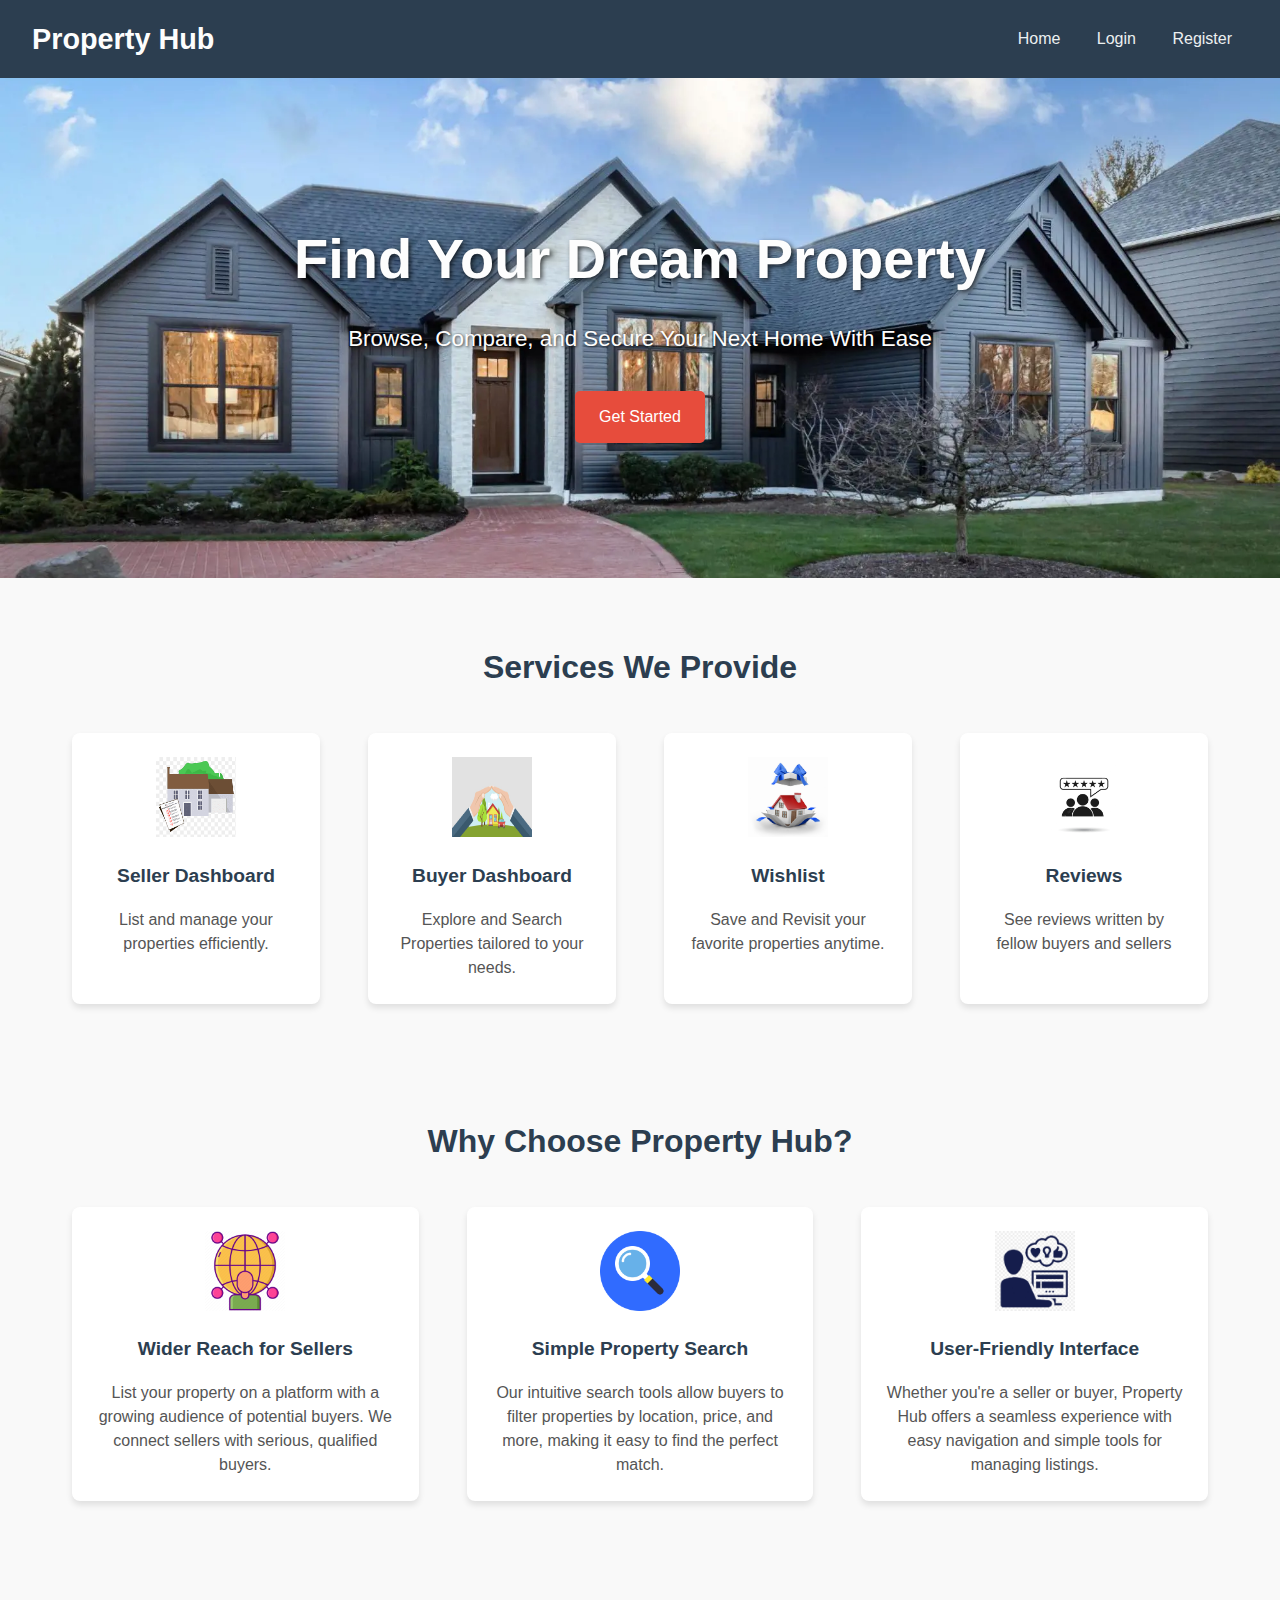
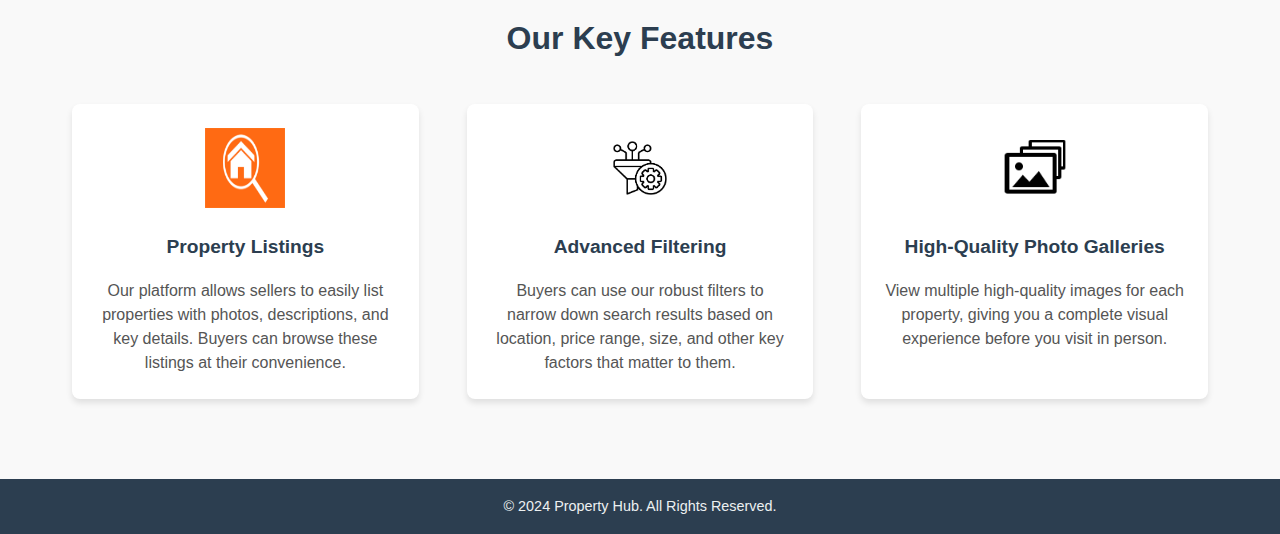
<file: index.html>
<!DOCTYPE html>
<html lang="en">
<head>
    <meta charset="UTF-8">
    <meta name="viewport" content="width=device-width, initial-scale=1.0">
    <title>Property Hub</title>
    <style>
        /* General Reset */
        * {
            margin: 0;
            padding: 0;
            box-sizing: border-box;
        }

        body {
            font-family: Arial, sans-serif;
            color: #333;
            background-color: #f9f9f9;
            line-height: 1.6;
        }

        /* Header Styles */
        header {
            background-color: #2c3e50;
            color: #fdfdfd;
            padding: 1rem 2rem;
            display: flex;
            justify-content: space-between;
            align-items: center;
        }

        header h1 {
            font-size: 1.8rem;
        }

        header nav a {
            color: #ecf0f1;
            text-decoration: none;
            margin: 0 1rem;
        }

        header nav a:hover {
            text-decoration: underline;
        }

        .hero {
            background: url('property images/home3.webp') no-repeat center center;
            background-size: cover;
            color: #fdfdfd;
            height: 500px;
            display: flex;
            flex-direction: column;
            justify-content: center;
            align-items: center;
            text-align: center;
        }


        .hero h2 {
            font-size: 3.5rem;
            font-weight: bold;
            text-shadow: 2px 2px 5px rgba(0, 0, 0, 0.7);
            margin-bottom: 1rem;
        }

        .hero p {
            font-size: 1.4rem;
            line-height: 1.8;
            max-width: 700px;
            text-shadow: 1px 1px 3px rgba(0, 0, 0, 0.7);
            margin-bottom: 2rem;
        }

        .hero a {
            display: inline-block;
            background: #e74c3c;
            color: white;
            padding: 0.8rem 1.5rem;
            text-decoration: none;
            border-radius: 5px;
            font-size: 1rem;
        }

        .hero a:hover {
            background: #c0392b;
        }

        /* Main Features */
        .features {
            display: flex;
            justify-content: space-around;
            margin: 2rem auto;
            max-width: 1200px;
            padding: 1rem;
        }

        .features .feature {
            text-align: center;
            background: white;
            border-radius: 8px;
            box-shadow: 0 4px 6px rgba(0, 0, 0, 0.1);
            padding: 1.5rem;
            flex: 1;
            margin: 0 1rem;
        }

        .features .feature img {
            max-width: 100px;
            margin-bottom: 1rem;
        }

        .features .feature h3 {
            margin-bottom: 1rem;
            color: #2c3e50;
        }

        /* Footer */
        footer {
            background-color: #2c3e50;
            color: #ecf0f1;
            text-align: center;
            padding: 1rem;
            margin-top: 2rem;
        }

        footer p {
            font-size: 0.9rem;
        }

        .feature img {
            width: 80px;
            height: 80px;
        }

        .why-choose-us, .key-features {
            padding: 2rem 1rem;
            background: #f9f9f9;
            text-align: center;
            margin: 2rem auto;
        }

        .why-choose-us h2, .key-features h2 {
            font-size: 2rem;
            color: #2c3e50;
            margin-bottom: 1.5rem;
        }

        .features {
            display: flex;
            flex-wrap: wrap;
            justify-content: center;
            gap: 1rem;
            max-width: 1200px;
            margin: auto;
        }

        .feature {
            background: white;
            padding: 1.5rem;
            border-radius: 8px;
            box-shadow: 0 4px 6px rgba(0, 0, 0, 0.1);
            flex: 1 1 300px;
            text-align: center;
            margin: 1rem;
        }

        .why-choose-us img {
            width: 80px;
            height: 80px;
        }

        .feature h3 {
            font-size: 1.2rem;
            color: #2c3e50;
            margin-bottom: 0.5rem;
        }

        .feature p {
            font-size: 1rem;
            color: #555;
            line-height: 1.5;
        }

    </style>
</head>
<body>
    <!-- Header -->
    <header>
        <h1>Property Hub</h1>
        <nav>
            <a href="index.html">Home</a>
            <a href="login.php">Login</a>
            <a href="register.php">Register</a>
        </nav>
    </header>

    <!-- Hero Section -->
    <section class="hero">
        <h2>Find Your Dream Property</h2>
        <p>Browse, Compare, and Secure Your Next Home With Ease</p>
        <a href="buyer.php">Get Started</a>
    </section>

    <!-- Features -->
    <section class="why-choose-us">
        <h2>Services We Provide</h2>
        <div class="features">
            <div class="feature">
                <img src="property images/seller.png" alt="Seller Icon">
                <h3>Seller Dashboard</h3>
                <p>List and manage your properties efficiently.</p>
            </div>
            <div class="feature">
                <img src="property images/buyer.jpg" alt="Buyer Icon">
                <h3>Buyer Dashboard</h3>
                <p>Explore and Search Properties tailored to your needs.</p>
            </div>
            <div class="feature">
                <img src="property images/wishlist.jpg" alt="Wishlist Icon">
                <h3>Wishlist</h3>
                <p>Save and Revisit your favorite properties anytime.</p>
            </div>
            <div class="feature">
                <img src="property images/reviews.png" alt="Wishlist Icon">
                <h3>Reviews</h3>
                <p>See reviews written by fellow buyers and sellers</p>
            </div>
        </div>
    </section>
    
    <section class="why-choose-us">
        <h2>Why Choose Property Hub?</h2>
        <div class="features">
            <div class="feature">
                <img src="property images/global-reach.webp" alt="Global Reach Icon">
                <h3>Wider Reach for Sellers</h3>
                <p>List your property on a platform with a growing audience of potential buyers. We connect sellers with serious, qualified buyers.</p>
            </div>
            <div class="feature">
                <img src="property images/easy-search.png" alt="Easy Search Icon">
                <h3>Simple Property Search</h3>
                <p>Our intuitive search tools allow buyers to filter properties by location, price, and more, making it easy to find the perfect match.</p>
            </div>
            <div class="feature">
                <img src="property images/user-friendly.jpg" alt="User Friendly Icon">
                <h3>User-Friendly Interface</h3>
                <p>Whether you're a seller or buyer, Property Hub offers a seamless experience with easy navigation and simple tools for managing listings.</p>
            </div>
        </div>
    </section>
    <section class="key-features">
        <h2>Our Key Features</h2>
        <div class="features">
            <div class="feature">
                <img src="property images/property-listings.png" alt="Property Listings Icon">
                <h3>Property Listings</h3>
                <p>Our platform allows sellers to easily list properties with photos, descriptions, and key details. Buyers can browse these listings at their convenience.</p>
            </div>
            <div class="feature">
                <img src="property images/advanced-search.jpg" alt="Advanced Search Icon">
                <h3>Advanced Filtering</h3>
                <p>Buyers can use our robust filters to narrow down search results based on location, price range, size, and other key factors that matter to them.</p>
            </div>
            <div class="feature">
                <img src="property images/photo-gallery.png" alt="Photo Gallery Icon">
                <h3>High-Quality Photo Galleries</h3>
                <p>View multiple high-quality images for each property, giving you a complete visual experience before you visit in person.</p>
            </div>
        </div>
    </section>
    
    <!-- Footer -->
    <footer>
        <p>&copy; 2024 Property Hub. All Rights Reserved.</p>
    </footer>
</body>
</html>
</file>
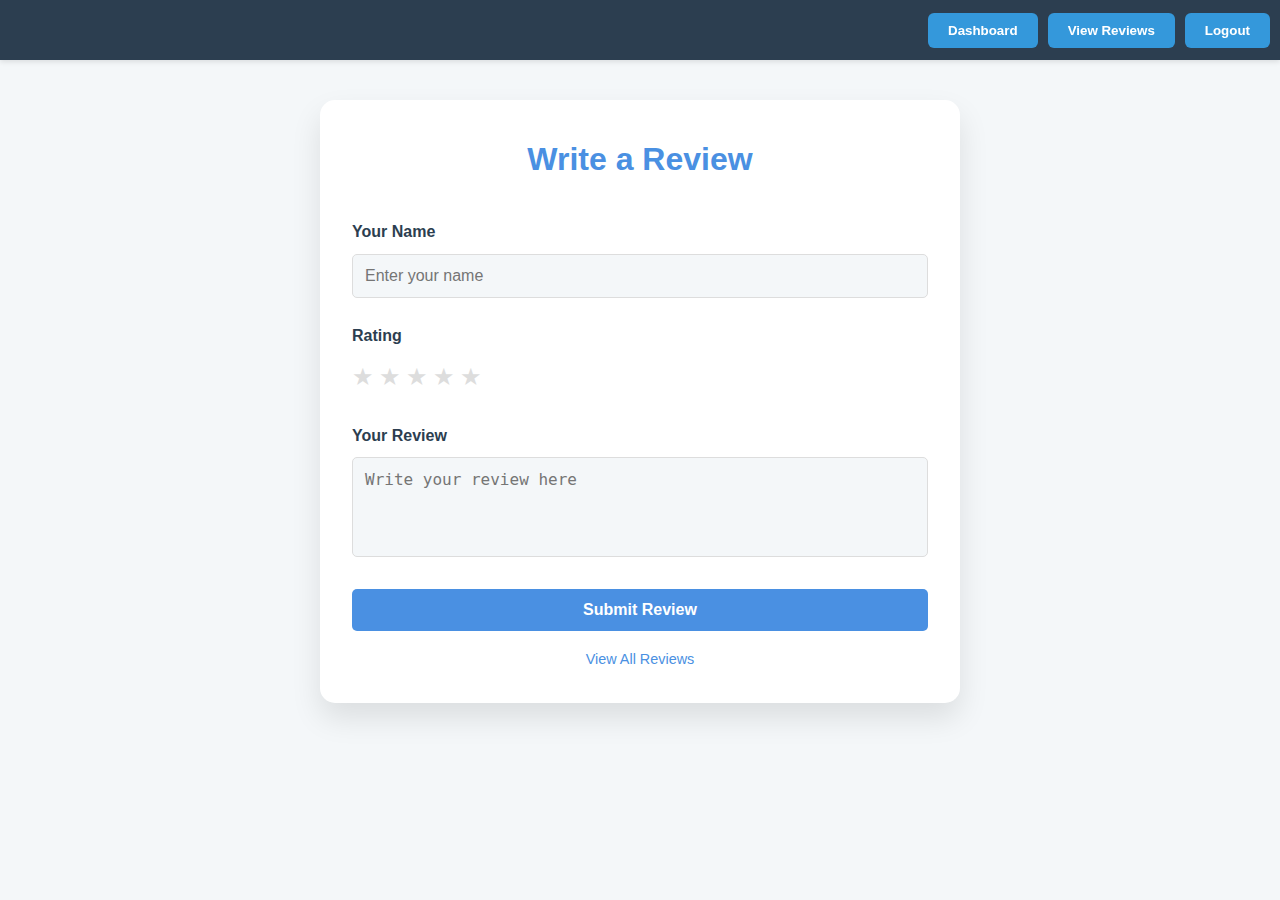
<file: reviews.html>
<!DOCTYPE html>
<html lang="en">
<head>
    <meta charset="UTF-8">
    <meta name="viewport" content="width=device-width, initial-scale=1.0">
    <title>Write a Review</title>
    <style>
        :root {
            --primary-color: #4a90e2;
            --accent-color: #3498db;
            --secondary-color: #6c757d;
            --background-color: #f4f7f9;
            --card-color: #ffffff;
            --text-primary: #2c3e50;
            --text-secondary: #34495e;
            --star-color: #ffc107;
        }

        * {
            margin: 0;
            padding: 0;
            box-sizing: border-box;
        }

        body {
            font-family: 'Poppins', sans-serif;
            background-color: var(--background-color);
            color: var(--text-primary);
            line-height: 1.7;
        }

        .form-wrapper {
            max-width: 50%;
            margin: 3rem auto;
            background-color: var(--card-color);
            padding: 2rem;
            border-radius: 15px;
            box-shadow: 0 15px 30px rgba(0, 0, 0, 0.1);
            margin-top: 100px;
        }

        .form-header {
            text-align: center;
            margin-bottom: 2rem;
        }

        .form-header h2 {
            font-size: 2rem;
            font-weight: 600;
            color: var(--primary-color);
        }

        .form-group {
            margin-bottom: 1.5rem;
        }

        label {
            display: block;
            font-weight: 600;
            margin-bottom: 0.5rem;
            color: var(--text-primary);
        }

        input[type="text"], textarea {
            width: 100%;
            padding: 0.75rem;
            border: 1px solid #ddd;
            border-radius: 5px;
            font-size: 1rem;
            color: var(--text-secondary);
            background-color: var(--background-color);
        }

        textarea {
            resize: none;
            height: 100px;
        }

        .rating-stars {
            display: flex;
            gap: 5px;
            font-size: 1.5rem;
        }

        .rating-stars span {
            cursor: pointer;
            color: #ddd;
            transition: color 0.3s ease;
        }

        .rating-stars span.selected,
        .rating-stars span:hover,
        .rating-stars span:hover ~ span {
            color: var(--star-color);
        }

        .submit-btn {
            display: block;
            width: 100%;
            background-color: var(--primary-color);
            color: #fff;
            border: none;
            padding: 0.75rem;
            font-size: 1rem;
            font-weight: 600;
            border-radius: 5px;
            cursor: pointer;
            transition: background-color 0.3s ease;
        }

        .submit-btn:hover {
            background-color: #2980b9;
        }

        .form-footer {
            text-align: center;
            margin-top: 1rem;
            font-size: 0.9rem;
            color: var(--secondary-color);
        }

        .form-footer a {
            color: var(--primary-color);
            text-decoration: none;
        }

        .form-footer a:hover {
            text-decoration: underline;
        }
        .site-header {
            background-color: #2c3e50;
            color: white;
            display: flex;
            justify-content: space-between;
            align-items: center;
            padding: 15px 5%;
            box-shadow: 0 2px 5px rgba(0,0,0,0.1);
            position: fixed; 
            top: 0; 
            left: 0;
            right: 0;
            z-index: 1000;
            height: 60px;
        }

        .site-header h1 {
            margin: 0;
            font-size: 1.5em;
        }

        .logout-btn {
            background-color: var(--accent-color);
            color: white;
            border: none;
            padding: 10px 20px;
            border-radius: 6px;
            cursor: pointer;
            font-weight: 600;
            transition: background-color 0.3s ease;
        }

        .logout-btn:hover {
            background-color: #2980b9;
        }

        .buttons {
            display: flex;
            gap: 10px;
            position: relative;
            left: 75%;
        }

        .logout-btn {
            background-color: var(--accent-color);
            color: white;
            border: none;
            padding: 10px 20px;
            border-radius: 6px;
            cursor: pointer;
            font-weight: 600;
            transition: background-color 0.3s ease;
        }

        .logout-btn:hover {
            background-color: #2980b9;
        }

    </style>
</head>
<body>
    <header class="site-header">
        <div class="buttons">
            <button class="logout-btn" onclick="goToDashboard()">Dashboard</button>
            <button class="logout-btn" onclick="viewReviews()">View Reviews</button>
            <button class="logout-btn" onclick="logout()">Logout</button>
        </div>
    </header>
    <div class="form-wrapper">
        <div class="form-header">
            <h2>Write a Review</h2>
        </div>
        <form id="reviewForm" method="POST" action="submit_review.php">
            <div class="form-group">
                <label for="name">Your Name</label>
                <input type="text" id="name" name="name" placeholder="Enter your name" required>
            </div>

            <div class="form-group">
                <label for="rating">Rating</label>
                <div class="rating-stars" id="ratingStars">
                    <span data-value="1">&#9733;</span>
                    <span data-value="2">&#9733;</span>
                    <span data-value="3">&#9733;</span>
                    <span data-value="4">&#9733;</span>
                    <span data-value="5">&#9733;</span>
                </div>
                <input type="hidden" id="rating" name="rating" required>
            </div>

            <div class="form-group">
                <label for="review">Your Review</label>
                <textarea id="review" name="review" placeholder="Write your review here" required></textarea>
            </div>

            <button type="submit" class="submit-btn">Submit Review</button>
        </form>

        <div class="form-footer">
            <p><a href="fetch_reviews.php">View All Reviews</a></p>
        </div>
    </div>

    <script>
        const stars = document.querySelectorAll('#ratingStars span');
        const ratingInput = document.getElementById('rating');

        function goToDashboard() {
            window.location.href = 'dashboard.php';
        }

        function logout() {
            window.location.href = 'logout.php';
        }

        function viewReviews() {
            window.location.href = 'fetch_reviews.php';
        }


        stars.forEach(star => {
            star.addEventListener('click', () => {
                stars.forEach(s => s.classList.remove('selected'));
                star.classList.add('selected');
                ratingInput.value = star.dataset.value;
            });

            star.addEventListener('mouseover', () => {
                stars.forEach(s => s.classList.remove('selected'));
                for (let i = 0; i <= [...stars].indexOf(star); i++) {
                    stars[i].classList.add('selected');
                }
            });

            star.addEventListener('mouseout', () => {
                stars.forEach(s => s.classList.remove('selected'));
                if (ratingInput.value) {
                    for (let i = 0; i < ratingInput.value; i++) {
                        stars[i].classList.add('selected');
                    }
                }
            });
        });
    </script>
</body>
</html>
</file>
